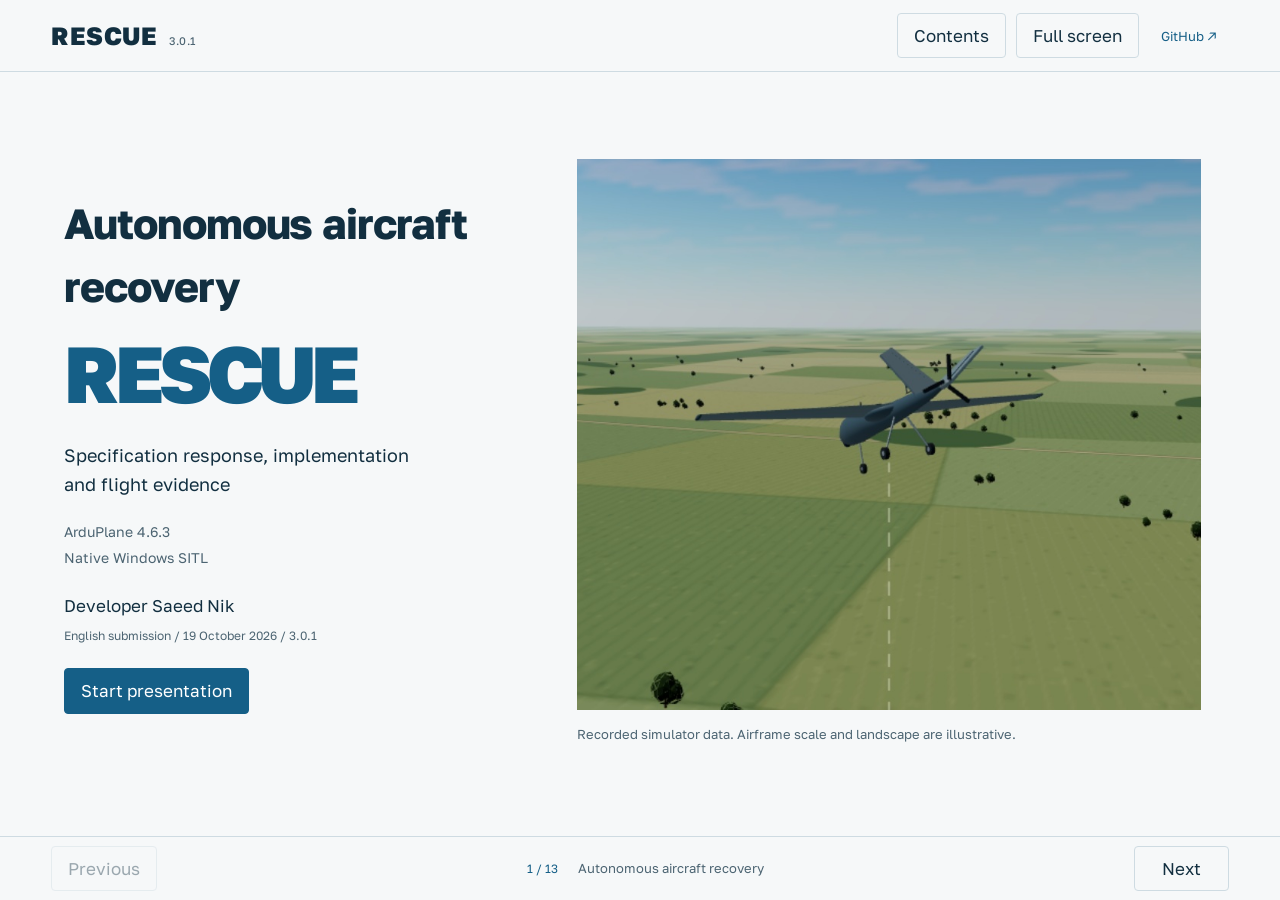
<file: docs/index.html>
<!doctype html><html lang="en" dir="ltr"><head><meta charset="utf-8"><meta name="viewport" content="width=device-width,initial-scale=1"><meta name="description" content="RESCUE specification response and native ArduPlane 4.6.3 SITL evidence"><title>RESCUE | English submission</title><link rel="stylesheet" href="presentation.css"></head><body><a class="skip-link" href="#presentation">Skip to presentation</a><header class="topbar"><a class="brand" href="#slide=0">RESCUE <span>3.0.1</span></a><nav class="top-actions" aria-label="Presentation controls"><button id="outline-toggle" aria-expanded="false" aria-controls="outline">Contents</button><button id="fullscreen">Full screen</button><a href="https://github.com/saeednikakhtar/rescue-flight-lab">GitHub ↗</a></nav></header><nav id="outline" aria-label="Presentation outline" hidden><button data-go="0">Autonomous aircraft recovery</button><button data-go="1">1 Context and objective</button><button data-go="2">2 General behavior</button><button data-go="3">3 Custom parameters</button><button data-go="4">4 1 and 4 2 Detection and control capture</button><button data-go="5">4 3 Recovery with existing TECS</button><button data-go="6">4 4 Stable recovery and pilot handover</button><button data-go="7">4 5 Parachute</button><button data-go="8">5 Edge cases and safe degradation</button><button data-go="9">6 Required deliverables</button><button data-go="10">7 Required SITL scenarios</button><button data-go="11">Decision evidence and reporting</button><button data-go="12">Download and run</button></nav><main id="presentation" tabindex="-1"><section class="slide cover" id="slide-0" aria-labelledby="title-0"><div class="cover-copy"><h1 id="title-0">Autonomous aircraft recovery</h1><p class="wordmark">RESCUE</p><p>Specification response, implementation and flight evidence</p><div class="cover-meta"><span>ArduPlane 4.6.3</span><span>Native Windows SITL</span></div><div class="author"><span>Developer Saeed Nik</span><small>English submission / 19 October 2026 / 3.0.1</small></div><button class="primary" data-go="1">Start presentation</button></div><figure class="cover-image"><img src="assets/hero-cover.jpg" alt="Recorded native simulator pose displayed in the illustrative aircraft scene" loading="lazy"><figcaption>Recorded simulator data. Airframe scale and landscape are illustrative.</figcaption></figure></section><section class="slide " id="slide-1" aria-labelledby="title-1" hidden><div class="slide-heading"><h2 id="title-1">1 Context and objective</h2></div><div class="split"><div><h3>Rescue in the flight firmware</h3><ol class="purpose-list"><li>Warn the operator when qualifying falling starts.</li><li>If falling continues below the trigger height, capture control and recover.</li><li>Return control to the pilot, or request the parachute when there is no response.</li></ol><p>Section 3 allows justified additional settings. Sections 4.1, 4.4 and 5 require persistence, stability and hysteresis; scenario 6 requires a safe response to failed recovery.</p><p class="small">Early takeoff false alarms and a steep steady descent with near-zero acceleration exposed different problems. The Word response distinguishes refinements of the requirements from the added entry and stick-acknowledgment paths.</p></div><div class="evidence-ledger"><div><strong>7</strong><span>Required acceptance scenarios</span></div><div><strong>8</strong><span>Original acceptance flights; MANUAL and AUTO capture are separate</span></div><div><strong>14</strong><span>Additional native regression cases</span></div><p class="small">A separate repeat of scenario 5 records the full modeled canopy sequence. It is not another unique acceptance scenario.</p></div></div></section><section class="slide " id="slide-2" aria-labelledby="title-2" hidden><div class="slide-heading"><h2 id="title-2">2 General behavior</h2></div><div class="phase-strip" role="group" aria-label="Recorded rescue phases"><button data-phase="0" aria-pressed="false">Monitor</button><button data-phase="1" aria-pressed="false">Warning</button><button data-phase="2" aria-pressed="true">Rescue</button><button data-phase="3" aria-pressed="false">Stabilized</button><button data-phase="4" aria-pressed="false">Parachute</button></div><div class="split phase-layout"><div><p id="phase-code" class="native-label"></p><h3 id="phase-title"></h3><p id="phase-description"></p><dl id="phase-readouts" class="phase-readouts"></dl><p class="small">Home-relative decision height and the model’s height above ground are separate measurements.</p></div><figure><img id="phase-picture" src="assets/capture-flight.jpg" alt="Recorded recovery phase"></figure></div></section><section class="slide " id="slide-3" aria-labelledby="title-3" hidden><div class="slide-heading"><h2 id="title-3">3 Custom parameters</h2></div><p>Five settings come directly from the brief. The 21 additions define persistence, stability, recovery failure and optional acknowledgment; they do not replace TECS.</p><div class="table-wrap"><table><thead><tr><th>Parameter</th><th>Value</th><th>Purpose</th></tr></thead><tbody id="required-parameters"></tbody></table></div><details class="parameter-details"><summary>Show the 21 justified additional settings</summary><label class="parameter-search">Find a setting<input id="parameter-search" type="search" placeholder="Name or purpose"></label><div class="table-wrap"><table><thead><tr><th>Parameter</th><th>Value</th><th>Purpose</th></tr></thead><tbody id="extra-parameters"></tbody></table></div></details></section><section class="slide " id="slide-4" aria-labelledby="title-4" hidden><div class="slide-heading"><h2 id="title-4">4 1 and 4 2 Detection and control capture</h2></div><div class="split detect"><div><h3>The original acceleration rule</h3><p>Confirm at least 1 s of continuous descent and 2 m measured height loss. Downward acceleration must then exceed 5 m/s² for 0.2 s. Warn below 200 m Home; capture below 100 m when armed and flying.</p><h3>Why a steady-descent safeguard was added</h3><p>A recorded flight reached about 30 m Home at 7.67 m/s sink while downward acceleration was near zero. Height, confirmed sink and short time to Home now form an additional entry path.</p><p class="extension-note">This explicitly extends section 4.2. Ordinary shallow descent or low height alone does not activate it. Verified braking and one bounded pull-out grace apply only to the added path.</p></div><div><div class="segmented"><button data-detect="normal" aria-pressed="false">Ordinary takeoff</button><button data-detect="steady" aria-pressed="true">Steady descent</button></div><div id="detect-height" class="chart"></div><div id="detect-accel" class="chart compact"></div><p id="detect-result" class="measured-result"></p></div></div></section><section class="slide " id="slide-5" aria-labelledby="title-5" hidden><div class="slide-heading"><h2 id="title-5">4 3 Recovery with existing TECS</h2></div><div class="split"><div><h3>Restore useful energy and level the wings</h3><p>Existing TECS manages the 200 m Home target and airspeed. Existing attitude controllers command zero roll. The main climb requests the highest available throttle within existing output, power and slew limits.</p><p>Near the target, TECS settles the aircraft. Full throttle does not prove a climb: increased airspeed can also count as recovery progress. No separate pitch or throttle control law was added.</p><p class="implementation-note">Emergency entry seeds the existing TECS pitch-demand slew state inside configured limits to avoid delay after a near-vertical dive. Energy and anti-stall control remain active.</p></div><div><div id="tecs-height" class="chart"></div><div id="tecs-speed" class="chart compact"></div></div></div></section><section class="slide " id="slide-6" aria-labelledby="title-6" hidden><div class="slide-heading"><h2 id="title-6">4 4 Stable recovery and pilot handover</h2></div><div class="split"><div><h3>Stable means all conditions hold together</h3><ul class="criteria"><li>200 ±5 m Home and vertical speed within ±1 m/s.</li><li>Roll and pitch within ±10°, body rate at most 15°/s.</li><li>Airspeed at least the profile minimum of 10 m/s.</li><li>All criteria persist continuously for 2 s.</li></ul><p>Only then does the five-second pilot window start. A valid mode change is accepted. Optional fresh deliberate stick input selects FBWA; set RSC_STK_EN=0 for mode-change-only acknowledgment.</p></div><div class="window-view"><div class="segmented"><button data-handover="no_pilot" aria-pressed="true">No response</button><button data-handover="handover" aria-pressed="false">Pilot selects FBWA</button></div><div class="deadline-display"><strong id="handover-time">5.00</strong><span>seconds remaining in the recorded decision window</span></div><div class="deadline-track"><div id="handover-bar"></div></div><label for="handover-scrub">Inspect elapsed simulation time</label><input id="handover-scrub" type="range" min="0" max="5.2" step="0.01" value="0"><p id="handover-result"></p></div></div></section><section class="slide " id="slide-7" aria-labelledby="title-7" hidden><div class="slide-heading"><h2 id="title-7">4 5 Parachute</h2></div><div class="video-layout"><figure><video id="cycle-video" controls preload="metadata" poster="assets/canopy-flight.jpg" playsinline><source src="assets/no_pilot-replay.webm" type="video/webm"></video><div class="chapter-buttons"><button data-seek="6">Capture</button><button data-seek="21">Stabilized</button><button data-seek="23.5">Release</button><button data-seek="25.5">Canopy open</button></div><figcaption>Scenario 5 repeat on the same native binary, replayed through modeled ground contact. Camera, terrain and geometry are illustrative.</figcaption></figure><div><h3>Release through AP_Parachute</h3><p>Without a valid pilot response, request the parachute, cut the motor and disarm. The release output delay is 0.5 s in this profile; modeled inflation takes 1.5 s.</p><p>Start a fresh simulation to test again with a packed canopy.</p><p class="limitation">Reaching the model ground is not qualification of a real parachute or airframe.</p></div></div></section><section class="slide " id="slide-8" aria-labelledby="title-8" hidden><div class="slide-heading"><h2 id="title-8">5 Edge cases and safe degradation</h2></div><div class="split safety"><div><h3>Measure recovery rather than throttle position</h3><p>The 10 s progress window accepts at least 3 m height gain or equivalent total-energy-height gain. Acceleration toward a useful airspeed can count even before the climb begins.</p><p>Persistent sink, severe instability, low height, urgent predicted Home crossing, invalid navigation data and the overall 90 s deadline can terminate failed recovery.</p><p>Angles and body rates must remain stable; crossing zero roll during a rotation is not enough. RSC_ENABLE=0 disables supervisor intervention.</p></div><div><h3>Original failed-recovery evidence</h3><div id="failure-height" class="chart"></div><p class="measured-result">Engine failure after capture led to a no-progress parachute request at 73.54 m Home.</p><p class="small">Home is a reference datum, not terrain clearance. The supplied model cannot establish real-aircraft or rising-terrain safety.</p></div></div></section><section class="slide " id="slide-9" aria-labelledby="title-9" hidden><div class="slide-heading"><h2 id="title-9">6 Required deliverables</h2></div><p>The first five folders map directly to section 6 of the original specification. The English Word response and recorded web presentation are included as additional explanatory material.</p><div class="delivery-list"><a href="https://github.com/saeednikakhtar/rescue-flight-lab/blob/main/firmware/rescue.patch"><span>Firmware patch</span><code>01_Patch/rescue.patch</code><span class="open-symbol" aria-hidden="true">↗</span></a><a href="https://github.com/saeednikakhtar/rescue-flight-lab/blob/main/parameters/rescue.parm"><span>Complete parameters</span><code>02_Parameters/rescue.parm</code><span class="open-symbol" aria-hidden="true">↗</span></a><a href="https://github.com/saeednikakhtar/rescue-flight-lab/releases/tag/v3.0.1"><span>Compiled native SITL</span><code>03_SITL/bin/arduplane.exe</code><span class="open-symbol" aria-hidden="true">↗</span></a><a href="downloads/Phase_Analysis.md"><span>Original BINs and phase analysis</span><code>04_Logs/Phase_Analysis.md</code><span class="open-symbol" aria-hidden="true">↗</span></a><a href="https://github.com/saeednikakhtar/rescue-flight-lab/blob/main/app/README.md"><span>Parameters and decisions</span><code>05_README/README.md</code><span class="open-symbol" aria-hidden="true">↗</span></a></div><div class="delivery-bottom"><a class="primary button" href="https://github.com/saeednikakhtar/rescue-flight-lab/releases/download/v3.0.2/RESCUE-Delivery-English-3.0.2-20261020.zip">Download complete English delivery</a><a class="text-link" href="downloads/RESCUE_Response_EN_3.0.1.docx" download>Download English Word response</a></div></section><section class="slide " id="slide-10" aria-labelledby="title-10" hidden><div class="slide-heading"><h2 id="title-10">7 Required SITL scenarios</h2></div><div class="scenario-layout"><div class="scenario-list" role="group" aria-label="Seven requested acceptance scenarios"><button data-scenario="warning" aria-pressed="false">1 Warning without mode change</button><button data-scenario="manual" aria-pressed="true">2 Capture from MANUAL and AUTO</button><button data-scenario="recovery" aria-pressed="false">3 Recovery and stable level flight</button><button data-scenario="handover" aria-pressed="false">4 Handover to FBWA</button><button data-scenario="no_pilot" aria-pressed="false">5 No pilot response</button><button data-scenario="failed" aria-pressed="false">6 Unable to recover</button><button data-scenario="disabled" aria-pressed="false">7 Supervisor disabled</button></div><div class="scenario-detail"><div class="scenario-title"><h3 id="scenario-title"></h3><strong class="pass-label">PASS / BIN</strong></div><div id="capture-modes" class="segmented"><button data-capture="manual" aria-pressed="true">MANUAL</button><button data-capture="auto" aria-pressed="false">AUTO</button></div><p id="scenario-description"></p><div id="scenario-chart" class="chart"></div><div id="scenario-facts" class="fact-line"></div><a id="scenario-bin" class="text-link" href="#">Download this original BIN</a><p class="small">Seven scenarios, eight flights. MANUAL and AUTO capture use separate runs. The 14 regressions are separate engineering coverage.</p></div></div></section><section class="slide " id="slide-11" aria-labelledby="title-11" hidden><div class="slide-heading"><h2 id="title-11">Decision evidence and reporting</h2></div><div class="split report-slide"><div><h3>Where and why RESCUE acted</h3><p>Reports synchronize native flight time, Home height, acceleration, sink, location and reason bits. Selecting an event focuses the charts and flight path on the decision.</p><dl class="reason-list"><div><dt>32</dt><dd>Additional predicted-impact entry</dd></div><div><dt>64</dt><dd>Verified braking with stopping clearance</dd></div><div><dt>128</dt><dd>Bounded grace for an actual pull-out response</dd></div></dl><p>Manual recordings remain labelled Recorded. They are not changed to Pass without checking the evidence. Reports and original BINs can be exported.</p></div><figure class="report-figure"><img src="assets/decision-report.png" alt="Recorded steady-descent entry report with synchronized native measurements" loading="lazy"><figcaption>Recorded flight evidence from the supplied 3.0.1 binary.</figcaption></figure></div><details class="video-extra"><summary>Watch the steady-descent safeguard replay</summary><video id="steady-video" controls preload="none" poster="assets/steady-flight.jpg" playsinline><source src="assets/steady-replay.webm" type="video/webm"></video></details></section><section class="slide " id="slide-12" aria-labelledby="title-12" hidden><div class="slide-heading"><h2 id="title-12">Download and run</h2></div><div class="split final"><div><h3>Two launchers and one flight firmware</h3><div class="launcher-row"><code>QGC-Manual-Ground.exe</code><p>Disarmed aircraft on the runway at 1x. Arm, take off and fly directly in QGC without an automated scenario.</p></div><div class="launcher-row"><code>RESCUE-Flight-Lab.exe</code><p>Local panel, QGC connection and an automatic 240 m demonstration.</p></div><div class="download-links"><a class="primary button" href="https://github.com/saeednikakhtar/rescue-flight-lab/releases/download/v3.0.2/RESCUE-Delivery-English-3.0.2-20261020.zip">Complete English delivery</a><a class="button secondary" href="downloads/RESCUE_Response_EN_3.0.1.docx" download>English Word response</a><a class="text-link" href="https://github.com/saeednikakhtar/rescue-flight-lab">GitHub repository</a></div></div><div><h3>What the evidence establishes</h3><p>The same binary passed 22 unique native cases. A further scenario-5 repeat records full canopy inflation and model ground contact. The complete ten-case attended QGC campaign remains incomplete.</p><p>This is PC SITL, not a Pixhawk flash image or qualification of a real parachute. Steady-descent protection and stick acknowledgment are disclosed extensions.</p><div class="build-id"><span>Firmware SHA-256</span><code>4bfa07c8b3f1febac6045f91058c5eab49b57801fd45eec16702940c54c2fe66</code></div><p class="small">Extract the whole ZIP. Keep the bundled dependencies beside the executable launchers.</p></div></div></section></main><footer class="deck-controls"><button id="previous">Previous</button><div class="page-state"><span id="page-count">1 / 13</span><span id="page-topic"></span></div><button id="next">Next</button></footer><div id="toast" role="status" hidden></div><script src="assets/flight-data.js"></script><script src="assets/parameters.js"></script><script src="presentation.js"></script></body></html>
</file>
<file: docs/presentation.css>
@font-face{font-family:Golos;src:url('assets/fonts/GolosText.woff') format('woff');font-weight:400 900;font-display:swap}
:root{--paper:#f6f8f9;--white:#fff;--ink:#122f40;--muted:#4c6472;--blue:#155f87;--teal:#08776e;--warn:#925800;--danger:#b13140;--line:#cedbe2;--shade:#e7eff3;--font:Golos,Arial,sans-serif}*{box-sizing:border-box}html,body{margin:0;background:var(--paper);color:var(--ink);font-family:var(--font);font-size:17px;line-height:1.85}html[lang=en]{--font:Golos,Arial,sans-serif}button,input,summary,a{font:inherit}button,summary,a{touch-action:manipulation}button,a,summary{cursor:pointer}button{border:1px solid var(--line);background:transparent;border-radius:4px;padding:8px 16px;color:var(--ink);min-height:44px;transition:background .16s,border-color .16s}button:hover{background:var(--shade);border-color:#93b2c2}button:disabled{opacity:.4;cursor:default}a{color:var(--blue);text-underline-offset:5px}a:hover{color:#073e5c}:focus-visible{outline:3px solid #147eae;outline-offset:4px}button[aria-pressed=true]{background:var(--ink);color:#fff;border-color:var(--ink)}h1,h2,h3,p,figure,dl{margin:0}p+p{margin-top:15px}h1{font-size:clamp(35px,3.4vw,57px);line-height:1.5;font-weight:750;letter-spacing:-.025em}h2{font-size:clamp(27px,2.5vw,40px);font-weight:730;line-height:1.4}h3{font-size:clamp(21px,1.7vw,28px);line-height:1.5;margin-bottom:14px}p{max-width:76ch}figure{min-width:0}img{display:block;max-width:100%;object-fit:cover}figcaption,.small{font-size:13px;line-height:1.9;color:var(--muted);margin-top:12px}code,.native-label,.build-id{font-family:Golos,Consolas,monospace;font-size:.87em;unicode-bidi:isolate}code{overflow-wrap:anywhere}.topbar{height:72px;position:fixed;inset:0 0 auto;background:#f6f8f9f5;border-bottom:1px solid var(--line);display:flex;align-items:center;justify-content:space-between;padding:0 4vw;z-index:20;gap:20px}.brand{display:flex;align-items:baseline;gap:12px;text-decoration:none;color:var(--ink);font-family:Golos,Arial,sans-serif;font-weight:800;font-size:25px;letter-spacing:.02em}.brand span{font-size:11px;color:var(--muted);font-weight:450}.top-actions{display:flex;align-items:center;gap:10px}.top-actions a{font:13px Golos,Arial,sans-serif;padding:12px;text-decoration:none}#language{font-family:Golos,Arial,sans-serif;font-size:14px}main{height:100dvh;padding:72px 0 64px}.slide{height:100%;max-width:1600px;margin:auto;padding:28px 5vw 30px;overflow-y:auto;scrollbar-gutter:stable}.slide[hidden]{display:none!important}.slide-heading{margin-bottom:25px}.slide-heading h2{max-width:1100px}.split{display:grid;grid-template-columns:1fr 1.05fr;gap:5vw;align-items:center;min-width:0}.split>div{min-width:0}.cover{display:grid;grid-template-columns:.85fr 1.15fr;align-items:center;gap:4vw}.wordmark{font-family:Golos,Arial,sans-serif;font-size:clamp(47px,6.2vw,100px);font-weight:800;line-height:1.1;letter-spacing:-.065em;color:var(--blue);margin:10px 0 25px}.cover-copy>p:not(.wordmark){font-size:21px;line-height:1.9;max-width:34ch}.cover-meta{display:flex;flex-direction:column;color:var(--muted);font:14px/1.9 Golos,Arial,sans-serif;margin:20px 0}.author{display:flex;flex-direction:column;margin:20px 0 25px}.author small{color:var(--muted);font:12px Golos,Arial,sans-serif;margin-top:8px}.cover-image img{width:100%;height:clamp(340px,43vw,560px);object-fit:cover}.cover-image figcaption{max-width:65ch}.primary{background:var(--blue);color:white;border-color:var(--blue)}.primary:hover{background:#104967;border-color:#104967;color:white}.button{display:inline-flex;align-items:center;justify-content:center;min-height:46px;border:1px solid var(--line);border-radius:4px;padding:9px 18px;text-decoration:none}.button.primary{border-color:var(--blue)}.secondary{background:white}.text-link{display:inline-block;margin-top:20px}.purpose-list{list-style:decimal;padding-inline-start:25px;margin:10px 0 22px;font-size:20px}.purpose-list li{padding-inline-start:10px;margin-bottom:16px}.evidence-ledger{border-block:1px solid var(--line);padding:5px 0}.evidence-ledger>div{display:grid;grid-template-columns:110px 1fr;align-items:center;gap:24px;padding:8px 0;border-bottom:1px solid var(--line)}.evidence-ledger strong{font:700 66px/1.5 Golos,Arial,sans-serif;color:var(--blue);text-align:center}.evidence-ledger>p{padding:12px 0}.phase-strip,.segmented{display:flex;gap:8px;flex-wrap:wrap;margin:0 0 22px}.phase-strip button{flex:1;font-size:16px;padding:10px 12px;min-width:100px}.native-label{font-size:15px;color:var(--blue);margin-bottom:12px}.phase-readouts{display:flex;gap:35px;border-block:1px solid var(--line);padding:15px 0;margin:20px 0}.phase-readouts dt{font-size:12px;color:var(--muted)}.phase-readouts dd{margin:0;font-family:Golos,Arial,sans-serif;font-size:23px;font-weight:650}.phase-layout img{width:100%;height:auto;max-height:430px;object-fit:contain}.table-wrap{overflow:auto;border:1px solid var(--line)}table{border-collapse:collapse;width:100%;font-size:16px;line-height:1.7}th,td{padding:12px 18px;text-align:start;border-bottom:1px solid var(--line);vertical-align:middle}th{background:#e7eff3;font-weight:650}tbody tr:last-child td{border-bottom:0}td:first-child{white-space:nowrap}td code{font-size:14px}tr:nth-child(even){background:#f0f4f6}.parameter-details{margin-top:25px;border-block:1px solid var(--line);padding:13px 0}.parameter-details summary{font-weight:650;min-height:44px;padding:6px}.parameter-details[open] summary{margin-bottom:14px}.parameter-details table{font-size:14px}.parameter-search{display:flex;align-items:center;gap:18px;margin-bottom:20px}.parameter-search input{border:1px solid #9eb8c5;background:white;padding:9px 15px;min-width:220px;min-height:44px;color:var(--ink);border-radius:3px}#extra-parameters td:last-child{min-width:300px}.detect{align-items:start}.detect h3:not(:first-child){margin-top:22px}.extension-note,.implementation-note{border-inline-start:3px solid var(--warn);padding-inline-start:16px;font-size:15px;margin-top:20px}.implementation-note{border-color:var(--blue)}.segmented button{font-size:14px;flex:1;padding:8px 12px}.chart{direction:ltr;width:100%;margin:10px 0}.chart svg{display:block;width:100%;height:auto}.chart.compact{margin-top:8px}.chart-title{font-size:13px;color:var(--muted);margin:8px 0}.chart text{font-family:Golos,Arial,sans-serif}.measured-result{padding:13px 0;border-top:1px solid var(--line);color:var(--teal);font-weight:600;font-size:15px}.criteria{padding-inline-start:20px;margin:0 0 24px}.criteria li{margin:10px 0;padding-inline-start:5px}.window-view{padding:24px;border:1px solid var(--line);background:white}.deadline-display{text-align:center;margin:28px 0 15px;display:flex;flex-direction:column;align-items:center}.deadline-display strong{font:700 80px/1.3 Golos,Arial,sans-serif;color:var(--blue)}.deadline-display span{font-size:14px;color:var(--muted)}.deadline-track{height:7px;background:#e3ebef;direction:ltr;margin:20px 0 25px}.deadline-track>div{width:100%;height:100%;background:var(--teal)}input[type=range]{width:100%;min-height:44px;accent-color:var(--blue)}.window-view label{font-size:13px;color:var(--muted)}#handover-result{min-height:60px;font-weight:650;margin-top:12px}.video-layout{display:grid;grid-template-columns:1.65fr 1fr;gap:4vw;align-items:center}video{width:100%;max-height:480px;display:block;background:#102e40;aspect-ratio:16/9}.chapter-buttons{display:flex;flex-wrap:wrap;gap:8px;margin-top:13px}.chapter-buttons button{font-size:13px;flex:1}.limitation{font-size:15px;border-inline-start:3px solid var(--warn);padding-inline-start:16px;margin-top:20px}.safety{align-items:start}.delivery-list{border-top:1px solid var(--line);margin-top:25px}.delivery-list a{display:grid;grid-template-columns:1fr 1.4fr 30px;gap:24px;align-items:center;padding:19px 10px;border-bottom:1px solid var(--line);text-decoration:none;color:var(--ink)}.delivery-list a:hover{background:#eaf1f4}.delivery-list code{color:var(--blue);font-size:16px}.open-symbol{color:var(--blue);font-size:23px}.delivery-bottom{display:flex;gap:30px;align-items:center;margin-top:24px}.delivery-bottom a.text-link{margin-top:0}.scenario-layout{display:grid;grid-template-columns:.85fr 1.5fr;gap:4vw;align-items:start}.scenario-list{display:flex;flex-direction:column;gap:7px}.scenario-list button{text-align:start;font-size:15px;padding:12px 15px;line-height:1.7}.scenario-title{display:flex;align-items:center;justify-content:space-between;gap:20px}.scenario-title h3{margin:0}.pass-label{font:600 12px Golos,Arial,sans-serif;color:var(--teal);white-space:nowrap}.scenario-detail p{margin-top:14px}.fact-line{display:flex;gap:20px;flex-wrap:wrap;color:var(--muted);font-size:14px}.fact-line b{color:var(--ink);font-family:Golos,Arial,sans-serif}.fact-line span{display:block}.report-slide{align-items:start;grid-template-columns:.9fr 1.1fr}.report-figure img{height:410px;width:100%;object-fit:contain;object-position:top;background:#163547}.reason-list{margin:22px 0;border-top:1px solid var(--line)}.reason-list>div{display:flex;gap:25px;border-bottom:1px solid var(--line);padding:10px 0;align-items:center}.reason-list dt{font:650 24px Golos,Arial,sans-serif;color:var(--blue);min-width:55px}.reason-list dd{margin:0;font-size:15px}.video-extra{border-top:1px solid var(--line);margin-top:20px;padding-top:10px}.video-extra summary{padding:8px 0;min-height:44px}.video-extra video{max-width:900px;margin:15px auto}.launcher-row{border-bottom:1px solid var(--line);padding:18px 0}.launcher-row code{font-size:17px;color:var(--blue);display:block;margin-bottom:8px}.launcher-row p{font-size:16px}.download-links{display:flex;flex-wrap:wrap;gap:12px;align-items:center;margin-top:25px}.download-links .text-link{margin-top:0}.build-id{border-top:1px solid var(--line);margin-top:25px;padding-top:16px;display:flex;flex-direction:column;gap:10px}.build-id span{font-size:12px;color:var(--muted)}.build-id code{font-size:12px;line-height:1.8;word-break:break-all;max-width:460px}.deck-controls{position:fixed;inset:auto 0 0;height:64px;padding:0 4vw;display:flex;align-items:center;justify-content:space-between;gap:20px;border-top:1px solid var(--line);background:var(--paper);z-index:10}.deck-controls button{min-width:95px}.page-state{display:flex;align-items:center;gap:20px;color:var(--muted);font-size:13px}#page-count{font-family:Golos,Arial,sans-serif;font-size:12px;color:var(--blue)}#outline{position:fixed;inset:80px 4vw auto auto;z-index:30;max-height:calc(100dvh - 155px);overflow:auto;background:white;padding:10px;border:1px solid var(--line);box-shadow:0 16px 60px #163b5020;min-width:300px}html[dir=ltr] #outline{left:4vw;right:auto}#outline button{display:block;border:0;width:100%;text-align:start;border-radius:0;font-size:14px;padding:10px 16px}.skip-link{position:fixed;inset:5px auto auto 5px;z-index:100;transform:translateY(-130%);padding:10px;background:white}.skip-link:focus{transform:none}#toast{position:fixed;bottom:90px;inset-inline:15%;padding:13px 20px;background:var(--ink);color:white;z-index:50;border-radius:3px;text-align:center}html[lang=en] h1{font-size:clamp(33px,3.3vw,53px)}html[lang=en] .cover-copy>p:not(.wordmark){font-size:18px}html[lang=en] .slide{line-height:1.65}html[lang=en] .phase-strip button{font-size:13px}html[lang=en] .scenario-list button{font-size:13px}html[lang=en] .criteria{font-size:16px}html[lang=en] h3{font-size:clamp(21px,1.7vw,27px)}
@media(min-width:1600px){.slide{padding-top:45px}.slide-heading{margin-bottom:35px}.split{gap:70px}.cover-image img{height:580px}}@media(max-width:1100px){html,body{font-size:16px}.slide{padding:25px 4vw}.split{gap:3vw}.slide-heading{margin-bottom:20px}.cover{gap:3vw}.cover-copy>p:not(.wordmark){font-size:18px}.phase-strip button{font-size:14px}.evidence-ledger strong{font-size:54px}.evidence-ledger>div{grid-template-columns:80px 1fr;gap:15px}.scenario-layout{grid-template-columns:.85fr 1.4fr;gap:25px}.video-layout{grid-template-columns:1.4fr 1fr;gap:25px}.topbar{padding-inline:3vw}.top-actions{gap:6px}.top-actions button{font-size:13px;padding-inline:12px}.deadline-display strong{font-size:64px}}
@media(max-width:760px){.topbar{height:64px;padding-inline:18px;gap:10px}.brand{font-size:21px;gap:7px}.brand span{font-size:10px}.top-actions{gap:5px}.top-actions button{font-size:12px;padding:6px 10px}.top-actions a{display:none}#fullscreen{display:none}main{padding-top:64px}.slide{padding:22px 22px 30px}.split,.cover,.video-layout,.scenario-layout{grid-template-columns:1fr;gap:25px;align-content:start}.cover{display:flex;flex-direction:column;align-items:stretch;gap:22px}.cover h1{font-size:34px}.wordmark{font-size:62px;margin:4px 0 12px}.cover-copy>p:not(.wordmark){font-size:17px;max-width:none}.cover-meta{margin:12px 0;display:flex;flex-direction:row;flex-wrap:wrap;gap:6px 16px;font-size:11px}.author{margin:14px 0 18px;flex-direction:row;justify-content:space-between;align-items:center;font-size:14px}.author small{margin:0;font-size:10px}.cover-image img{height:245px;width:100%;object-fit:cover}.cover-image figcaption{font-size:11px}.slide-heading h2{font-size:28px}.purpose-list{font-size:18px;margin-bottom:20px}.evidence-ledger strong{font-size:45px}.evidence-ledger>div{padding:4px 0}.phase-strip{gap:6px;margin-bottom:20px}.phase-strip button{flex:1 0 28%;min-width:90px;font-size:13px;padding:8px 9px}.phase-layout img{max-height:none}.phase-readouts{gap:30px}.table-wrap table{font-size:14px}th,td{padding:10px 12px}td:first-child{white-space:normal}td code{font-size:12px}.parameter-search{flex-direction:column;align-items:stretch;gap:7px}.parameter-details table td:last-child{min-width:230px}.parameter-details table td:first-child{white-space:nowrap}.detect h3{font-size:22px}.segmented button{font-size:12px;min-width:100px}.window-view{padding:20px}.deadline-display strong{font-size:70px}.scenario-list{display:grid;grid-template-columns:1fr 1fr;gap:6px}.scenario-list button{font-size:12px;padding:9px 10px}.scenario-title{gap:10px}.scenario-title h3{font-size:22px}.pass-label{font-size:10px}.delivery-list a{grid-template-columns:1fr 25px;gap:5px;padding:15px 0}.delivery-list code{grid-column:1;grid-row:2;font-size:12px}.delivery-list .open-symbol{grid-column:2;grid-row:1/3}.delivery-bottom{align-items:stretch;flex-direction:column;gap:15px}.delivery-bottom a{align-self:start}.report-figure img{height:auto;max-height:500px}.reason-list>div{gap:12px}.launcher-row code{font-size:14px}.download-links{gap:10px}.button{font-size:14px}.deck-controls{height:64px;padding-inline:18px;gap:10px}.deck-controls button{min-width:70px;font-size:13px;padding-inline:10px}.page-state{gap:10px}#page-topic{display:none}#outline{inset:71px 14px auto;min-width:0}html[dir=ltr] #outline{left:14px;right:14px}.small,figcaption{font-size:12px}html[lang=en] .cover h1{font-size:32px}html[lang=en] .cover-copy>p:not(.wordmark){font-size:16px}html[lang=en] .scenario-list button{font-size:11px}html[lang=en] .criteria{font-size:15px}}
@media(prefers-reduced-motion:reduce){*,*::before,*::after{scroll-behavior:auto!important;animation:none!important;transition:none!important}}@media print{html,body,main{height:auto;background:white;padding:0}.topbar,.deck-controls,#outline,.skip-link,#toast{display:none!important}.slide,.slide[hidden]{display:block!important;height:auto;min-height:240mm;overflow:visible;page-break-after:always;padding:15mm 10mm}.slide:last-child{page-break-after:auto}video{max-height:90mm}.cover{display:grid}.cover-image img{height:auto}.video-extra:not([open]){display:none}.table-wrap{overflow:visible}.parameter-details:not([open]){display:none}}

[hidden]{display:none!important}

html[lang=en]{--font:Golos,Arial,sans-serif}html[lang=en] body{line-height:1.6}.cover-copy>p:not(.wordmark){line-height:1.6}.cover h1{font-size:clamp(32px,3vw,49px)}.slide-heading{margin-bottom:20px}
</file>
